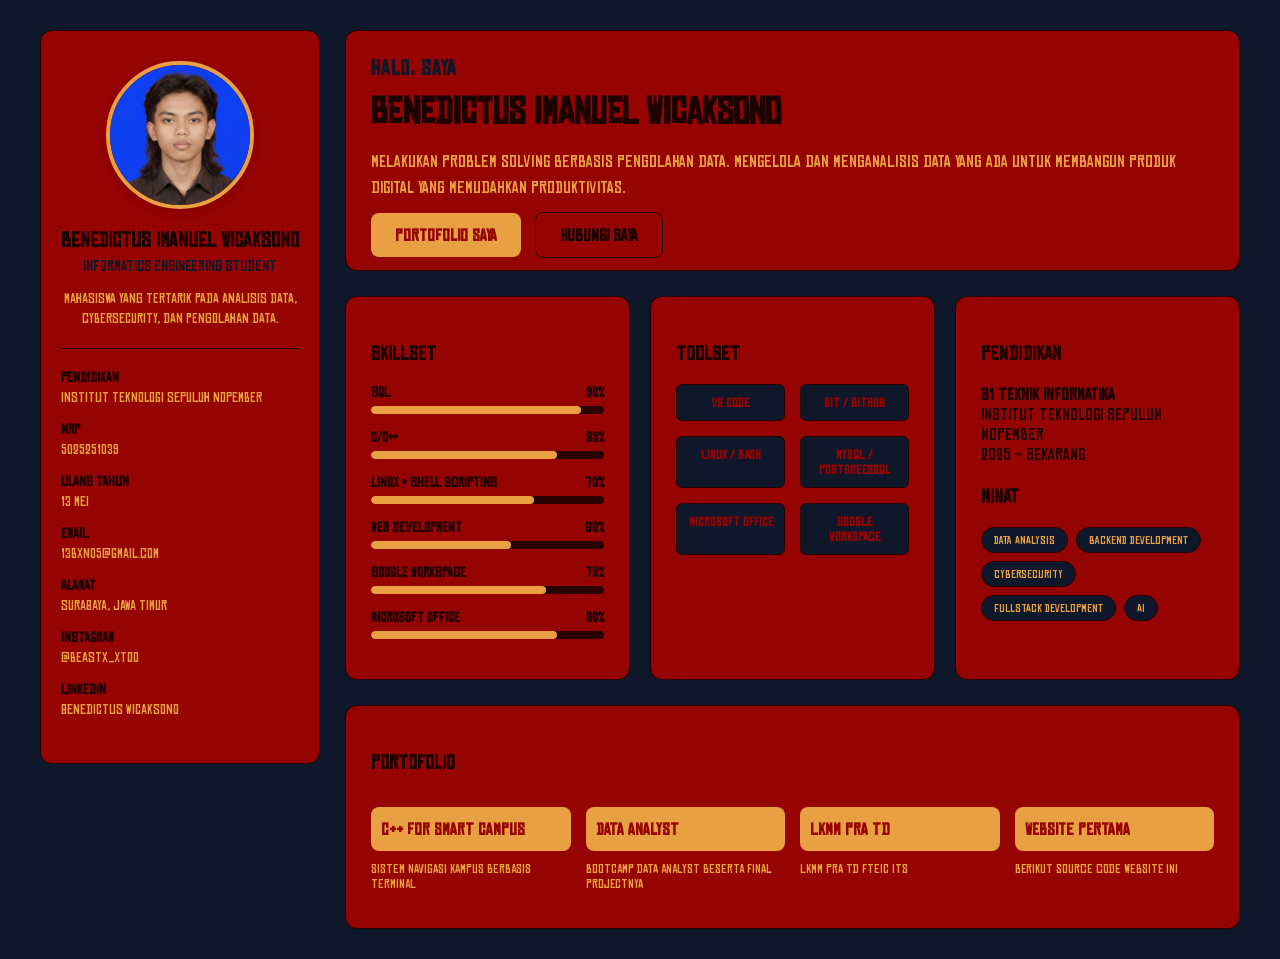
<file: index.html>
<!DOCTYPE html>
<html>
<head>
    <meta charset="UTF-8">
    <title>Landing Page Digital Profile</title>
    <link rel="stylesheet" href="styles.css" />
</head>
<body>
    <div class="page-layout">
        <aside class="sidebar">
            <div class="profile-header">
                <img src="images/profile.png" alt="Profile" class="profile-img">
                <h2>Benedictus Imanuel Wicaksono</h2>
                <p class="subtitle">Informatics Engineering Student</p>
            </div>
            <p class="bio">Mahasiswa yang tertarik pada analisis data, cybersecurity, dan pengolahan data.</p>
            <div class="contact-info">
                <div class="info-item">
                    <strong>Pendidikan</strong>
                    <span>Institut Teknologi Sepuluh Nopember</span>
                </div>
                <div class="info-item">
                    <strong>NRP</strong>
                    <span>5025251039</span>
                </div>
                <div class="info-item">
                    <strong>Ulang tahun</strong>
                    <span>13 Mei</span>
                </div>
                <div class="info-item">
                    <strong>Email</strong>
                    <span>13bxn05@gmail.com</span>
                </div>
                <div class="info-item">
                    <strong>Alamat</strong>
                    <span>Surabaya, Jawa Timur</span>
                </div>
                <div class="info-item">
                    <strong>Instagram</strong>
                    <a href="https://www.instagram.com/beastx_xtoo" class="link">@beastx_xtoo<span></span></a>
                </div>
                <div class="info-item">
                    <strong>LinkedIn</strong>
                    <a href="https://www.linkedin.com/in/benedictus-wicaksono-3b3028378" class="link">Benedictus Wicaksono<span></span></a>
                </div>
            </div>
        </aside>

        <main class="main-content">
            <section class="hero-section card">
                <div class="hero-text">
                    <span class="greeting">Halo, saya</span>
                    <h1>Benedictus Imanuel Wicaksono</h1>
                    <p class="hero-desc">Melakukan problem solving berbasis pengolahan data. Mengelola dan menganalisis data yang ada untuk membangun produk digital yang memudahkan produktivitas.</p>
                    <div class="hero-buttons">
                        <a href="https://www.linkedin.com/in/benedictus-wicaksono-3b3028378" class="btn-primary">Portofolio saya</a>
                        <a href="mailto:13bxn05@gmail.com" class="btn-outline">Hubungi Saya</a>
                    </div>
                </div>
            </section>

            <section class="info-grid">

                <div class="card">
                    <h3>Skillset</h3>
                    <div class="skill-list">
                        <div class="skill-item">
                            <div class="skill-name"><span>SQL</span> <span>90%</span></div>
                            <div class="progress-bar"><div class="progress" style="width: 90%;"></div></div>
                        </div>
                        <div class="skill-item">
                            <div class="skill-name"><span>C/C++</span> <span>85%</span></div>
                            <div class="progress-bar"><div class="progress" style="width: 80%;"></div></div>
                        </div>
                        <div class="skill-item">
                            <div class="skill-name"><span>Linux & Shell Scripting</span> <span>70%</span></div>
                            <div class="progress-bar"><div class="progress" style="width: 70%;"></div></div>
                        </div>
                        <div class="skill-item">
                            <div class="skill-name"><span>Web Development</span> <span>60%</span></div>
                            <div class="progress-bar"><div class="progress" style="width: 60%;"></div></div>
                        </div>
                        <div class="skill-item">
                            <div class="skill-name"><span>Google Workspace</span> <span>75%</span></div>
                            <div class="progress-bar"><div class="progress" style="width: 75%;"></div></div>
                        </div>
                        <div class="skill-item">
                            <div class="skill-name"><span>Microsoft Office</span> <span>80%</span></div>
                            <div class="progress-bar"><div class="progress" style="width: 80%;"></div></div>
                        </div>
                    </div>
                </div>

                <div class="card">
                    <h3>Toolset</h3>
                    <div class="tool-grid">
                        <div class="tool-item">VS Code</div>
                        <div class="tool-item">Git / GitHub</div>
                        <div class="tool-item">Linux / Bash</div>
                        <div class="tool-item">MYSQL / PostgreesSQL</div>
                        <div class="tool-item">Microsoft Office</div>
                        <div class="tool-item">Google Workspace</div>
                    </div>
                </div>

                <div class="card">
                    <h3>Pendidikan</h3>
                    <p><strong>S1 Teknik Informatika</strong><br>Institut Teknologi Sepuluh Nopember<br>2025 - Sekarang</p>
                    
                    <h3 style="margin-top: 20px;">Minat</h3>
                    <div class="tags">
                        <span class="tag">Data Analysis</span>
                        <span class="tag">Backend Development</span>
                        <span class="tag">Cybersecurity</span>
                        <span class="tag">Fullstack Development</span>
                        <span class="tag">AI</span>
                    </div>
                </div>
            </section>

            <section class="card">
                <div class="section-header">
                    <h3>Portofolio</h3>
                    <a href="#" class="view-all">Lihat Semua →</a>
                </div>
                <div class="portfolio-grid">
                    <div class="portfolio-item">
                        <a href="https://github.com/xbggnr/EAS-Study-Case-Smart-Campus.git" class="btn-porto">C++ for Smart Campus</a>
                        <p>Sistem navigasi kampus berbasis terminal</p>
                    </div>
                    <div class="portfolio-item">
                        <a href="https://lnkd.in/p/gsqs-qHE" class="btn-porto">Data Analyst</a>
                        <p>Bootcamp data analyst beserta final projectnya</p>
                    </div>
                    <div class="portfolio-item">
                        <a href="https://lnkd.in/p/gumB436R" class="btn-porto">LKMM Pra TD</a>
                        <p>LKMM Pra TD FTEIC ITS</p>
                    </div>
                    <div class="portfolio-item">
                        <a href="https://github.com/xbggnr/First-Digital-Profile.git" class="btn-porto">Website Pertama</a>
                        <p>Berikut source code website ini</p>
                    </div>
                </div>
            </section>
        </main>
    </div>

</body>
</html>
</file>
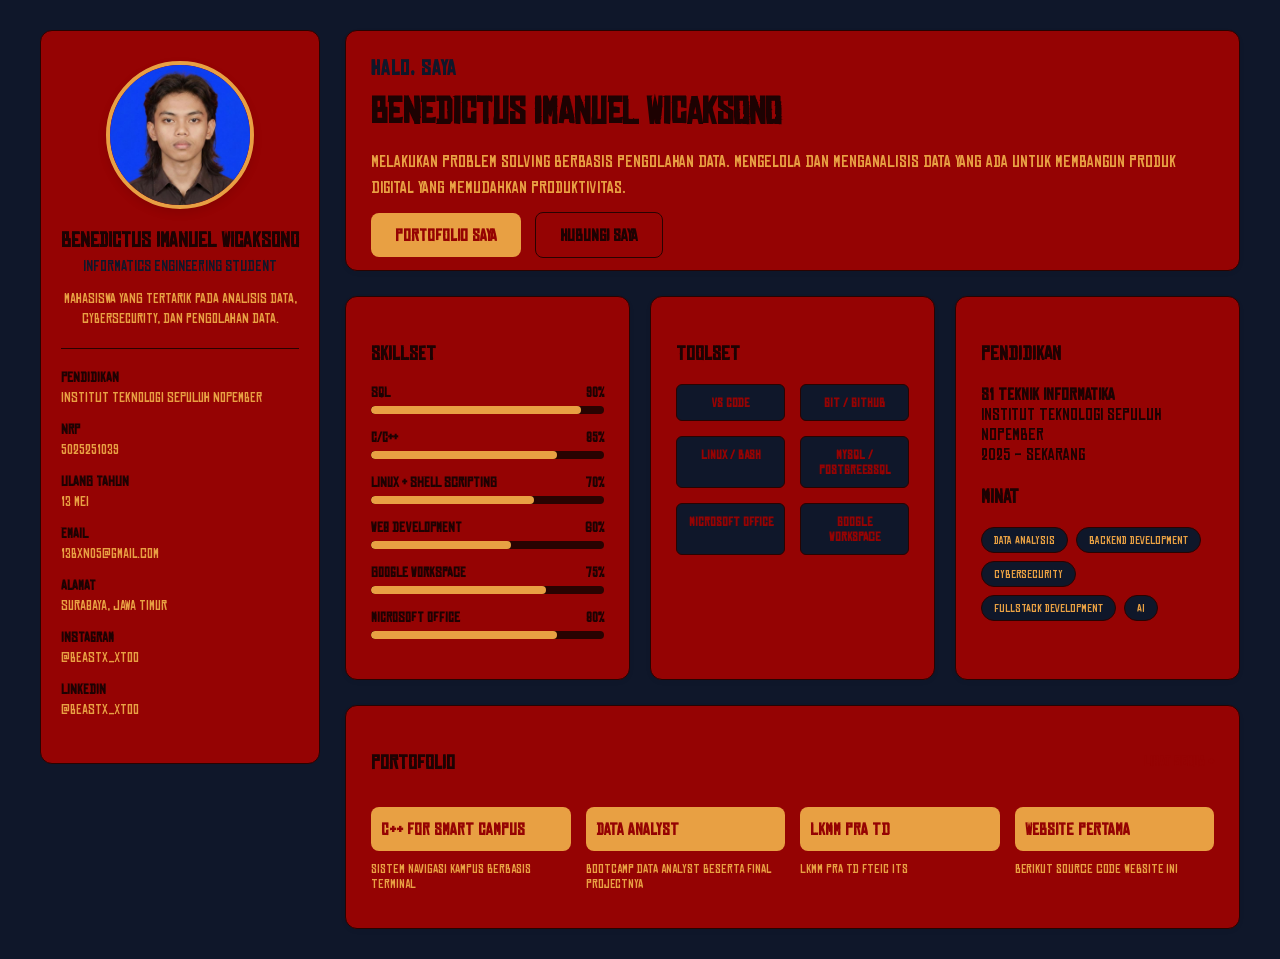
<file: LandingPage.html>
<!DOCTYPE html>
<html>
<head>
    <meta charset="UTF-8">
    <title>Landing Page Digital Profile</title>
    <link rel="stylesheet" href="styles.css" />
</head>
<body>
    <div class="page-layout">
        <aside class="sidebar">
            <div class="profile-header">
                <img src="images/profile.png" alt="Profile" class="profile-img">
                <h2>Benedictus Imanuel Wicaksono</h2>
                <p class="subtitle">Informatics Engineering Student</p>
            </div>
            <p class="bio">Mahasiswa yang tertarik pada analisis data, cybersecurity, dan pengolahan data.</p>
            <div class="contact-info">
                <div class="info-item">
                    <strong>Pendidikan</strong>
                    <span>Institut Teknologi Sepuluh Nopember</span>
                </div>
                <div class="info-item">
                    <strong>NRP</strong>
                    <span>5025251039</span>
                </div>
                <div class="info-item">
                    <strong>Ulang tahun</strong>
                    <span>13 Mei</span>
                </div>
                <div class="info-item">
                    <strong>Email</strong>
                    <span>13bxn05@gmail.com</span>
                </div>
                <div class="info-item">
                    <strong>Alamat</strong>
                    <span>Surabaya, Jawa Timur</span>
                </div>
                <div class="info-item">
                    <strong>Instagram</strong>
                    <a href="https://www.instagram.com/beastx_xtoo" class="link">@beastx_xtoo<span></span></a>
                </div>
                <div class="info-item">
                    <strong>LinkedIn</strong>
                    <a href="https://www.linkedin.com/in/benedictus-wicaksono-3b3028378" class="link">@beastx_xtoo<span></span></a>
                </div>
            </div>
        </aside>

        <main class="main-content">
            <section class="hero-section card">
                <div class="hero-text">
                    <span class="greeting">Halo, saya</span>
                    <h1>Benedictus Imanuel Wicaksono</h1>
                    <p class="hero-desc">Melakukan problem solving berbasis pengolahan data. Mengelola dan menganalisis data yang ada untuk membangun produk digital yang memudahkan produktivitas.</p>
                    <div class="hero-buttons">
                        <a href="https://www.linkedin.com/in/benedictus-wicaksono-3b3028378" class="btn-primary">Portofolio saya</a>
                        <a href="mailto:13bxn05@gmail.com" class="btn-outline">Hubungi Saya</a>
                    </div>
                </div>
            </section>

            <section class="info-grid">

                <div class="card">
                    <h3>Skillset</h3>
                    <div class="skill-list">
                        <div class="skill-item">
                            <div class="skill-name"><span>SQL</span> <span>90%</span></div>
                            <div class="progress-bar"><div class="progress" style="width: 90%;"></div></div>
                        </div>
                        <div class="skill-item">
                            <div class="skill-name"><span>C/C++</span> <span>85%</span></div>
                            <div class="progress-bar"><div class="progress" style="width: 80%;"></div></div>
                        </div>
                        <div class="skill-item">
                            <div class="skill-name"><span>Linux & Shell Scripting</span> <span>70%</span></div>
                            <div class="progress-bar"><div class="progress" style="width: 70%;"></div></div>
                        </div>
                        <div class="skill-item">
                            <div class="skill-name"><span>Web Development</span> <span>60%</span></div>
                            <div class="progress-bar"><div class="progress" style="width: 60%;"></div></div>
                        </div>
                        <div class="skill-item">
                            <div class="skill-name"><span>Google Workspace</span> <span>75%</span></div>
                            <div class="progress-bar"><div class="progress" style="width: 75%;"></div></div>
                        </div>
                        <div class="skill-item">
                            <div class="skill-name"><span>Microsoft Office</span> <span>80%</span></div>
                            <div class="progress-bar"><div class="progress" style="width: 80%;"></div></div>
                        </div>
                    </div>
                </div>

                <div class="card">
                    <h3>Toolset</h3>
                    <div class="tool-grid">
                        <div class="tool-item">VS Code</div>
                        <div class="tool-item">Git / GitHub</div>
                        <div class="tool-item">Linux / Bash</div>
                        <div class="tool-item">MYSQL / PostgreesSQL</div>
                        <div class="tool-item">Microsoft Office</div>
                        <div class="tool-item">Google Workspace</div>
                    </div>
                </div>

                <div class="card">
                    <h3>Pendidikan</h3>
                    <p><strong>S1 Teknik Informatika</strong><br>Institut Teknologi Sepuluh Nopember<br>2025 - Sekarang</p>
                    
                    <h3 style="margin-top: 20px;">Minat</h3>
                    <div class="tags">
                        <span class="tag">Data Analysis</span>
                        <span class="tag">Backend Development</span>
                        <span class="tag">Cybersecurity</span>
                        <span class="tag">Fullstack Development</span>
                        <span class="tag">AI</span>
                    </div>
                </div>
            </section>

            <section class="card">
                <div class="section-header">
                    <h3>Portofolio</h3>
                    <a href="#" class="view-all">Lihat Semua →</a>
                </div>
                <div class="portfolio-grid">
                    <div class="portfolio-item">
                        <a href="https://github.com/xbggnr/EAS-Study-Case-Smart-Campus.git" class="btn-porto">C++ for Smart Campus</a>
                        <p>Sistem navigasi kampus berbasis terminal</p>
                    </div>
                    <div class="portfolio-item">
                        <a href="https://lnkd.in/p/gsqs-qHE" class="btn-porto">Data Analyst</a>
                        <p>Bootcamp data analyst beserta final projectnya</p>
                    </div>
                    <div class="portfolio-item">
                        <a href="https://lnkd.in/p/gumB436R" class="btn-porto">LKMM Pra TD</a>
                        <p>LKMM Pra TD FTEIC ITS</p>
                    </div>
                    <div class="portfolio-item">
                        <a href="https://lnkd.in/p/gumB436R" class="btn-porto">Website Pertama</a>
                        <p>Berikut source code website ini</p>
                    </div>
                </div>
            </section>
        </main>
    </div>

</body>
</html>
</file>
<file: styles.css>
@font-face {
    font-family: 'RDR';
    src: url("chinese-rocks-rg.ttf");
}

:root {
    --primary-red: #950303;
    --dark-bg: #0F172A;
    --judul: #1d0202;
    --description: #e8a043;
    --border-color: #280301;
}

body {
    font-family: 'RDR';
    margin: 0;
    padding: 0;
    background-color: var(--dark-bg);
    color: var(--judul);
}

.page-layout {
    display: grid;
    grid-template-columns: 280px 1fr;
    gap: 25px;
    max-width: 1200px;
    margin: 30px auto;
    padding: 0 20px;
}

.card {
    background: #950303;
    border-radius: 12px;
    padding: 25px;
    border: 1px solid var(--border-color);
    box-shadow: 0 2px 10px rgba(0,0,0,0.02);
}

.sidebar {
    background: #950303;
    border-radius: 12px;
    padding: 30px 20px;
    border: 1px solid var(--border-color);
    height: fit-content;
}

.link {
    text-decoration: none;
    color: var(--description);
}

.profile-header {
    text-align: center;
    position: relative;
}

.profile-img {
    width: 140px;
    height: 140px;
    border-radius: 50%;
    object-fit: cover;
    border: 4px solid #e8a043;
    box-shadow: 0 4px 10px rgba(0,0,0,0.1);
}

.sidebar h2 { margin: 15px 0 5px; font-size: 20px; }
.subtitle { color: var(--dark-bg); font-size: 14px; font-weight: 500; margin-top: 0; }
.bio { font-size: 13px; color: var(--description); text-align: center; line-height: 1.5; margin-bottom: 20px; border-bottom: 1px solid var(--border-color); padding-bottom: 20px; }

.contact-info .info-item {
    display: flex;
    flex-direction: column;
    margin-bottom: 15px;
    font-size: 13px;
}
.contact-info strong { color: var(--judul); margin-bottom: 3px; }
.contact-info span { color: var(--description); }

.main-content {
    display: flex;
    flex-direction: column;
    gap: 25px;
}

.hero-section {
    display: flex;
    align-items: center;
    justify-content: space-between;
    gap: 20px;
}

.hero-text { flex: 1; }
.greeting { color: var(--dark-bg); font-weight: bold; letter-spacing: 1px; font-size: 20px; }
.hero-text h1 { font-size: 36px; margin: 10px 0; line-height: 1.2; }
.hero-desc { color: var(--description); margin-bottom: 25px; line-height: 1.6; }

.btn-primary {
    background: var(--description); 
    color: var(--primary-red); 
    border: none; padding: 12px 24px; 
    border-radius: 8px; cursor: pointer; 
    font-weight: bold;
    text-decoration: none;
}
.btn-outline { 
    background: transparent; 
    color: var(--judul); 
    border: 1px solid var(--border-color); 
    padding: 12px 24px; 
    border-radius: 8px; 
    cursor: pointer; 
    font-weight: bold; 
    margin-left: 10px; 
    text-decoration: none;
}

.info-grid {
    display: grid;
    grid-template-columns: repeat(3, 1fr);
    gap: 20px;
}

.skill-item { margin-bottom: 15px; }
.skill-name { display: flex; justify-content: space-between; font-size: 13px; font-weight: bold; margin-bottom: 5px; }
.progress-bar { background: var(--border-color); height: 8px; border-radius: 4px; overflow: hidden; }
.progress { background: var(--description); height: 100%; border-radius: 4px; }

.tool-grid {
    display: grid;
    grid-template-columns: 1fr 1fr;
    gap: 15px;
}
.tool-item {
    font-size: 12px;
    color: var(--primary-red);
    background: var(--dark-bg);
    padding: 10px;
    border-radius: 6px;
    text-align: center;
    font-weight: bold;
    border: 1px solid var(--border-color);
}

.tags { display: flex; flex-wrap: wrap; gap: 8px; }
.tag { font-size: 11px; background: var(--dark-bg); padding: 5px 12px; border-radius: 15px; color: var(--description); border: 1px solid var(--border-color); }

.section-header { display: flex; justify-content: space-between; align-items: center; margin-bottom: 15px; }
.view-all { font-size: 13px; color: var(--primary-red); text-decoration: none; font-weight: bold; }
.portfolio-grid { display: grid; grid-template-columns: repeat(4, 1fr); gap: 15px; }
.portfolio-item img { width: 100%; border-radius: 8px; object-fit: cover; }
.portfolio-item h4 { margin: 10px 0 5px; font-size: 14px; }
.portfolio-item p { margin-top: 10px; font-size: 12px; color: var(--description); }
.btn-porto{
    background: var(--description); 
    color: var(--primary-red); 
    border: none; padding: 12px 10px; 
    border-radius: 8px; cursor: pointer; 
    font-weight: bold;
    text-decoration: none;
    display: block;
}
</file>
